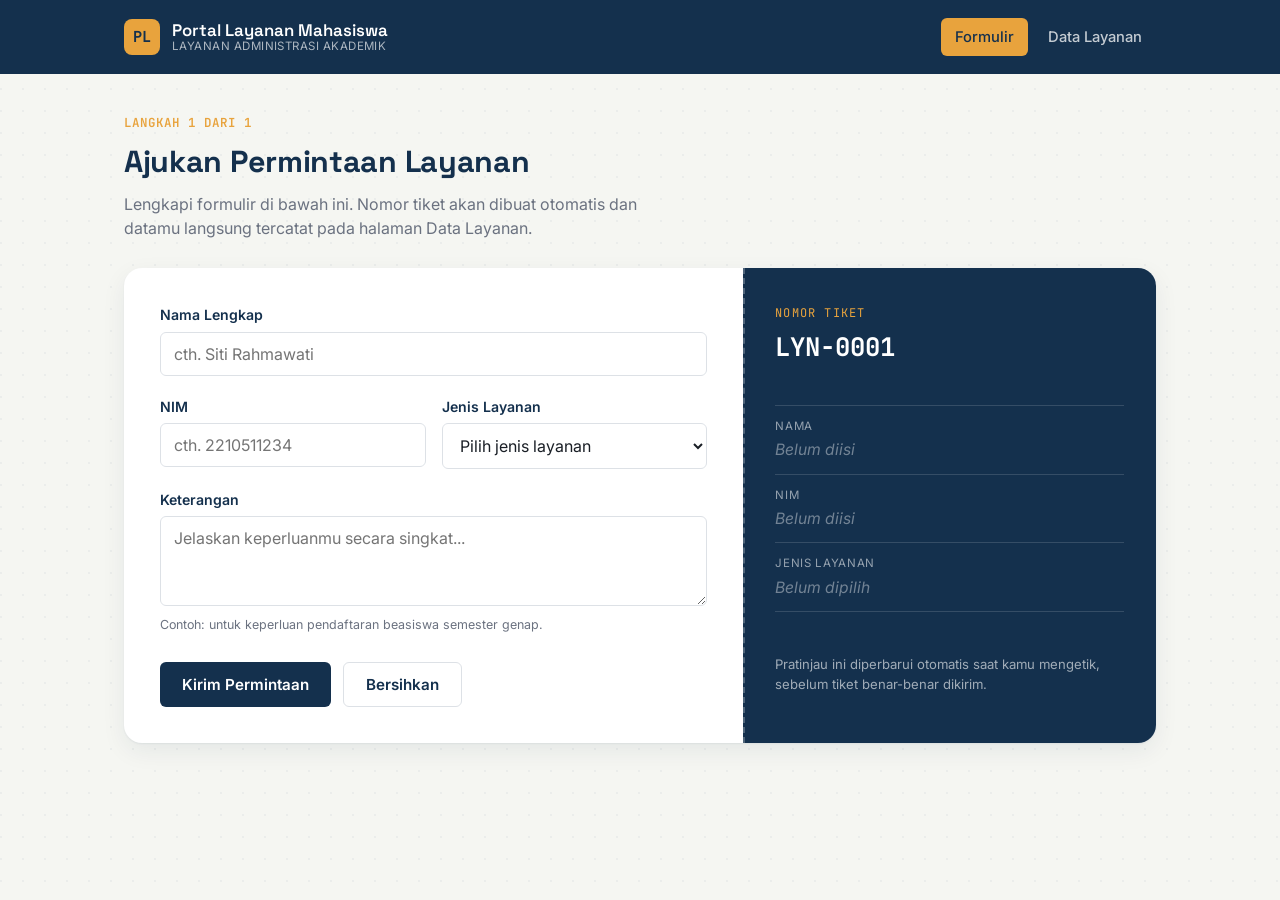
<file: index.html>
<!DOCTYPE html>
<html lang="id">
<head>
<meta charset="UTF-8">
<meta name="viewport" content="width=device-width, initial-scale=1.0">
<title>Formulir Layanan — Portal Layanan Mahasiswa</title>
<link rel="preconnect" href="https://fonts.googleapis.com">
<link href="https://fonts.googleapis.com/css2?family=Space+Grotesk:wght@500;600;700&family=Inter:wght@400;500;600&family=JetBrains+Mono:wght@400;600;700&display=swap" rel="stylesheet">
<link rel="stylesheet" href="css/style.css">
</head>
<body>

<header class="site-header">
  <div class="site-header__inner">
    <a href="index.html" class="brand">
      <span class="brand__mark">PL</span>
      <span class="brand__text">
        <span class="brand__title">Portal Layanan Mahasiswa</span>
        <span class="brand__subtitle">Layanan Administrasi Akademik</span>
      </span>
    </a>
    <nav class="site-nav">
      <a href="index.html" class="is-active">Formulir</a>
      <a href="data.html">Data Layanan</a>
    </nav>
  </div>
</header>

<main>
  <div class="page-intro">
    <div class="page-intro__eyebrow">Langkah 1 dari 1</div>
    <h1>Ajukan Permintaan Layanan</h1>
    <p>Lengkapi formulir di bawah ini. Nomor tiket akan dibuat otomatis dan datamu langsung tercatat pada halaman Data Layanan.</p>
  </div>

  <form class="ticket-layout" id="service-form" novalidate>
    <div class="ticket-form-panel">

      <div class="field" id="field-nama">
        <label for="nama">Nama Lengkap</label>
        <input type="text" id="nama" name="nama" placeholder="cth. Siti Rahmawati" autocomplete="off">
        <p class="field-error">Nama wajib diisi.</p>
      </div>

      <div class="field-row">
        <div class="field" id="field-nim">
          <label for="nim">NIM</label>
          <input type="text" id="nim" name="nim" placeholder="cth. 2210511234" autocomplete="off" inputmode="numeric">
          <p class="field-error">NIM wajib diisi.</p>
        </div>

        <div class="field" id="field-jenis">
          <label for="jenis">Jenis Layanan</label>
          <select id="jenis" name="jenis">
            <option value="" disabled selected>Pilih jenis layanan</option>
            <option value="Surat Keterangan Aktif Kuliah">Surat Keterangan Aktif Kuliah</option>
            <option value="Legalisir Ijazah">Legalisir Ijazah</option>
            <option value="Surat Rekomendasi">Surat Rekomendasi</option>
            <option value="Cuti Akademik">Cuti Akademik</option>
            <option value="Lainnya">Lainnya</option>
          </select>
          <p class="field-error">Pilih salah satu jenis layanan.</p>
        </div>
      </div>

      <div class="field" id="field-keterangan">
        <label for="keterangan">Keterangan</label>
        <textarea id="keterangan" name="keterangan" placeholder="Jelaskan keperluanmu secara singkat..."></textarea>
        <p class="hint">Contoh: untuk keperluan pendaftaran beasiswa semester genap.</p>
      </div>

      <div class="btn-row">
        <button type="submit" class="btn btn-primary">Kirim Permintaan</button>
        <button type="reset" class="btn btn-ghost" id="reset-btn">Bersihkan</button>
      </div>
    </div>

    <aside class="ticket-stub" aria-label="Pratinjau tiket">
      <div class="ticket-stub__label">Nomor Tiket</div>
      <div class="ticket-stub__id" id="preview-id">LYN-0000</div>

      <dl>
        <div class="ticket-stub__row">
          <dt>Nama</dt>
          <dd id="preview-nama" class="is-placeholder">Belum diisi</dd>
        </div>
        <div class="ticket-stub__row">
          <dt>NIM</dt>
          <dd id="preview-nim" class="is-placeholder">Belum diisi</dd>
        </div>
        <div class="ticket-stub__row">
          <dt>Jenis Layanan</dt>
          <dd id="preview-jenis" class="is-placeholder">Belum dipilih</dd>
        </div>
      </dl>

      <p class="ticket-stub__note">Pratinjau ini diperbarui otomatis saat kamu mengetik, sebelum tiket benar-benar dikirim.</p>
    </aside>
  </form>
</main>

<div class="toast" id="toast"></div>

<script src="js/script.js"></script>
</body>
</html>
</file>
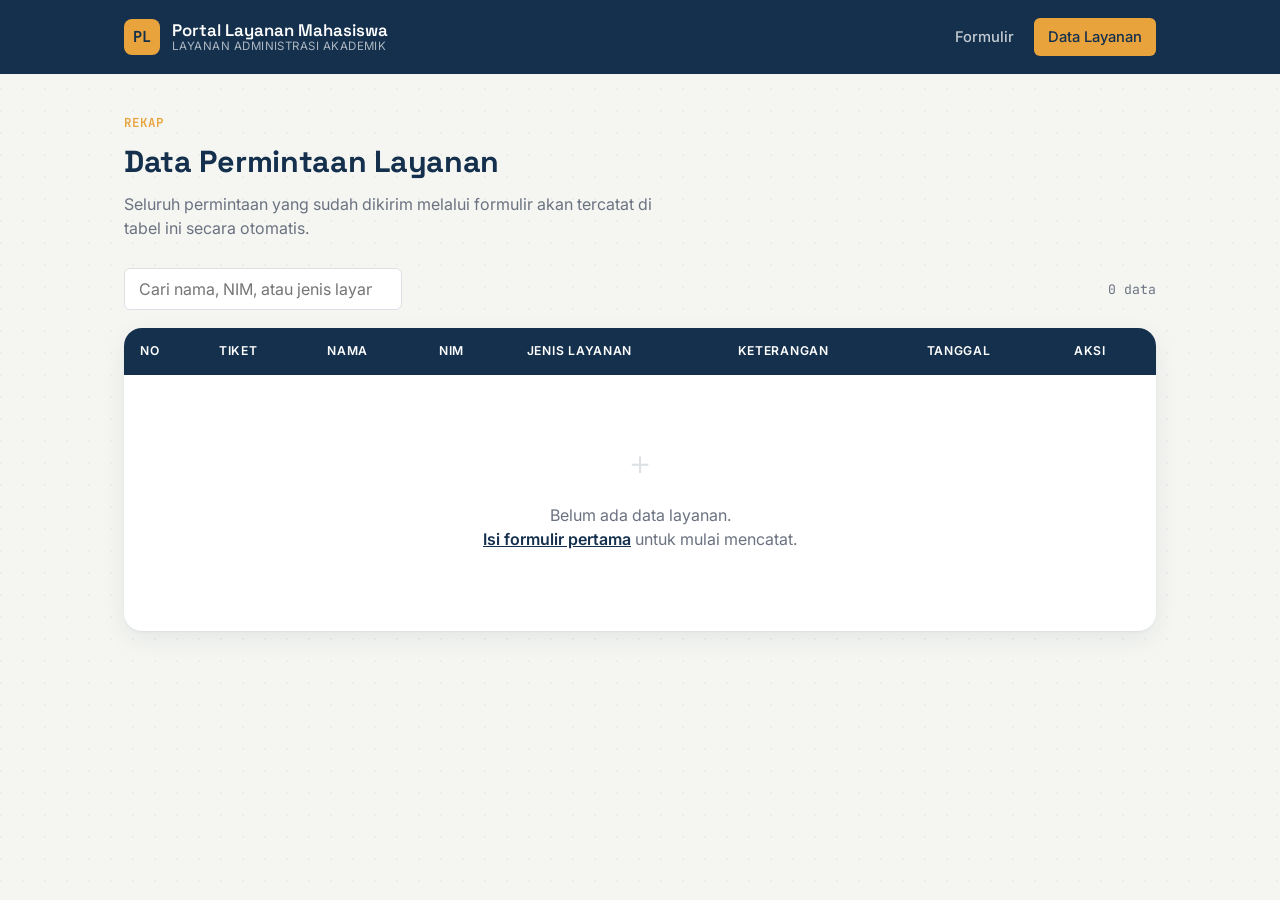
<file: data.html>
<!DOCTYPE html>
<html lang="id">
<head>
<meta charset="UTF-8">
<meta name="viewport" content="width=device-width, initial-scale=1.0">
<title>Data Layanan — Portal Layanan Mahasiswa</title>
<link rel="preconnect" href="https://fonts.googleapis.com">
<link href="https://fonts.googleapis.com/css2?family=Space+Grotesk:wght@500;600;700&family=Inter:wght@400;500;600&family=JetBrains+Mono:wght@400;600;700&display=swap" rel="stylesheet">
<link rel="stylesheet" href="css/style.css">
</head>
<body>

<header class="site-header">
  <div class="site-header__inner">
    <a href="index.html" class="brand">
      <span class="brand__mark">PL</span>
      <span class="brand__text">
        <span class="brand__title">Portal Layanan Mahasiswa</span>
        <span class="brand__subtitle">Layanan Administrasi Akademik</span>
      </span>
    </a>
    <nav class="site-nav">
      <a href="index.html">Formulir</a>
      <a href="data.html" class="is-active">Data Layanan</a>
    </nav>
  </div>
</header>

<main>
  <div class="page-intro">
    <div class="page-intro__eyebrow">Rekap</div>
    <h1>Data Permintaan Layanan</h1>
    <p>Seluruh permintaan yang sudah dikirim melalui formulir akan tercatat di tabel ini secara otomatis.</p>
  </div>

  <div class="table-toolbar">
    <input type="search" id="search-input" placeholder="Cari nama, NIM, atau jenis layanan...">
    <span class="table-count" id="table-count">0 data</span>
  </div>

  <div class="table-card">
    <div class="table-scroll">
      <table>
        <thead>
          <tr>
            <th>No</th>
            <th>Tiket</th>
            <th>Nama</th>
            <th>NIM</th>
            <th>Jenis Layanan</th>
            <th>Keterangan</th>
            <th>Tanggal</th>
            <th>Aksi</th>
          </tr>
        </thead>
        <tbody id="table-body">
          <!-- Baris data diisi otomatis oleh JavaScript -->
        </tbody>
      </table>
    </div>

    <div class="empty-state" id="empty-state" hidden>
      <div class="empty-state__mark">＋</div>
      <p>Belum ada data layanan.<br><a href="index.html">Isi formulir pertama</a> untuk mulai mencatat.</p>
    </div>
  </div>
</main>

<script src="js/script.js"></script>
</body>
</html>
</file>
<file: css/style.css>
:root {
  --color-bg: #f5f6f2;
  --color-surface: #ffffff;
  --color-primary: #14304d;
  --color-primary-light: #2c4a6e;
  --color-accent: #e8a33d;
  --color-accent-soft: #fbebd1;
  --color-text: #1a1f26;
  --color-muted: #6b7280;
  --color-border: #dde1e6;
  --color-success: #3f8f5f;
  --color-success-soft: #e4f3ea;
  --color-danger: #c4453c;
  --color-danger-soft: #fbe9e7;

  --font-display: "Space Grotesk", "Segoe UI", sans-serif;
  --font-body: "Inter", "Segoe UI", sans-serif;
  --font-mono: "JetBrains Mono", "Courier New", monospace;

  --radius-sm: 6px;
  --radius-md: 12px;
  --radius-lg: 18px;

  --shadow-card: 0 1px 2px rgba(20, 48, 77, 0.06), 0 8px 24px rgba(20, 48, 77, 0.07);
}

* {
  box-sizing: border-box;
}

html {
  scroll-behavior: smooth;
}

body {
  margin: 0;
  background: var(--color-bg);
  color: var(--color-text);
  font-family: var(--font-body);
  line-height: 1.5;
  -webkit-font-smoothing: antialiased;
}

body {
  background-image:
    radial-gradient(circle at 1px 1px, rgba(20, 48, 77, 0.045) 1px, transparent 0);
  background-size: 22px 22px;
}

a {
  color: inherit;
}

h1, h2, h3 {
  font-family: var(--font-display);
  margin: 0;
  letter-spacing: -0.01em;
}

button, input, select, textarea {
  font-family: inherit;
  font-size: 1rem;
}

:focus-visible {
  outline: 2px solid var(--color-accent);
  outline-offset: 2px;
}

.site-header {
  background: var(--color-primary);
  color: #fff;
}

.site-header__inner {
  max-width: 1080px;
  margin: 0 auto;
  padding: 18px 24px;
  display: flex;
  align-items: center;
  justify-content: space-between;
  gap: 16px;
}

.brand {
  display: flex;
  align-items: center;
  gap: 12px;
  text-decoration: none;
  color: #fff;
}

.brand__mark {
  width: 36px;
  height: 36px;
  border-radius: 8px;
  background: var(--color-accent);
  display: grid;
  place-items: center;
  font-family: var(--font-mono);
  font-weight: 700;
  color: var(--color-primary);
  font-size: 0.95rem;
}

.brand__text {
  display: flex;
  flex-direction: column;
  line-height: 1.15;
}

.brand__title {
  font-family: var(--font-display);
  font-weight: 600;
  font-size: 1.05rem;
}

.brand__subtitle {
  font-size: 0.72rem;
  color: rgba(255, 255, 255, 0.65);
  letter-spacing: 0.04em;
  text-transform: uppercase;
}

.site-nav {
  display: flex;
  gap: 6px;
}

.site-nav a {
  text-decoration: none;
  color: rgba(255, 255, 255, 0.75);
  padding: 8px 14px;
  border-radius: var(--radius-sm);
  font-size: 0.92rem;
  font-weight: 500;
  transition: background 0.15s ease, color 0.15s ease;
}

.site-nav a:hover {
  background: rgba(255, 255, 255, 0.08);
  color: #fff;
}

.site-nav a.is-active {
  background: var(--color-accent);
  color: var(--color-primary);
}

main {
  max-width: 1080px;
  margin: 0 auto;
  padding: 40px 24px 80px;
}

.page-intro {
  margin-bottom: 28px;
}

.page-intro__eyebrow {
  font-family: var(--font-mono);
  font-size: 0.78rem;
  color: var(--color-accent);
  text-transform: uppercase;
  letter-spacing: 0.08em;
  font-weight: 600;
}

.page-intro h1 {
  font-size: 1.9rem;
  margin-top: 6px;
  color: var(--color-primary);
}

.page-intro p {
  color: var(--color-muted);
  max-width: 560px;
  margin-top: 8px;
}

.site-footer {
  text-align: center;
  color: var(--color-muted);
  font-size: 0.82rem;
  padding: 24px;
}

.ticket-layout {
  display: grid;
  grid-template-columns: 1.5fr 1fr;
  gap: 0;
  background: var(--color-surface);
  border-radius: var(--radius-lg);
  box-shadow: var(--shadow-card);
  overflow: hidden;
}

.ticket-form-panel {
  padding: 36px;
}

.ticket-stub {
  background: var(--color-primary);
  color: #fff;
  padding: 36px 32px;
  position: relative;
  display: flex;
  flex-direction: column;
}

.ticket-layout {
  position: relative;
}

.ticket-stub::before {
  content: "";
  position: absolute;
  left: 0;
  top: 0;
  bottom: 0;
  width: 0;
  border-left: 2px dashed rgba(255, 255, 255, 0.25);
}

.ticket-stub__label {
  font-family: var(--font-mono);
  font-size: 0.75rem;
  text-transform: uppercase;
  letter-spacing: 0.1em;
  color: var(--color-accent);
  margin-bottom: 6px;
}

.ticket-stub__id {
  font-family: var(--font-mono);
  font-size: 1.6rem;
  font-weight: 700;
  margin-bottom: 22px;
  word-break: break-all;
}

.ticket-stub__row {
  border-top: 1px solid rgba(255, 255, 255, 0.14);
  padding: 12px 0;
}

.ticket-stub__row:last-of-type {
  border-bottom: 1px solid rgba(255, 255, 255, 0.14);
}

.ticket-stub__row dt {
  font-size: 0.72rem;
  text-transform: uppercase;
  letter-spacing: 0.06em;
  color: rgba(255, 255, 255, 0.55);
  margin-bottom: 3px;
}

.ticket-stub__row dd {
  margin: 0;
  font-size: 0.98rem;
  font-weight: 500;
  word-break: break-word;
}

.ticket-stub__row dd.is-placeholder {
  color: rgba(255, 255, 255, 0.4);
  font-weight: 400;
  font-style: italic;
}

.ticket-stub__note {
  margin-top: auto;
  padding-top: 20px;
  font-size: 0.82rem;
  color: rgba(255, 255, 255, 0.6);
}

.field {
  margin-bottom: 20px;
}

.field label {
  display: block;
  font-weight: 600;
  font-size: 0.88rem;
  margin-bottom: 6px;
  color: var(--color-primary);
}

.field .hint {
  font-size: 0.78rem;
  color: var(--color-muted);
  margin-top: 4px;
}

.field input,
.field select,
.field textarea {
  width: 100%;
  padding: 11px 13px;
  border: 1.5px solid var(--color-border);
  border-radius: var(--radius-sm);
  background: #fff;
  color: var(--color-text);
  transition: border-color 0.15s ease;
}

.field input:focus,
.field select:focus,
.field textarea:focus {
  border-color: var(--color-primary-light);
}

.field textarea {
  resize: vertical;
  min-height: 90px;
}

.field-row {
  display: grid;
  grid-template-columns: 1fr 1fr;
  gap: 16px;
}

.field.has-error input,
.field.has-error select,
.field.has-error textarea {
  border-color: var(--color-danger);
}

.field-error {
  display: none;
  color: var(--color-danger);
  font-size: 0.78rem;
  margin-top: 4px;
}

.field.has-error .field-error {
  display: block;
}

.btn {
  appearance: none;
  border: none;
  cursor: pointer;
  border-radius: var(--radius-sm);
  padding: 12px 22px;
  font-weight: 600;
  font-size: 0.95rem;
  transition: transform 0.1s ease, background 0.15s ease;
}

.btn:active {
  transform: translateY(1px);
}

.btn-primary {
  background: var(--color-primary);
  color: #fff;
}

.btn-primary:hover {
  background: var(--color-primary-light);
}

.btn-ghost {
  background: transparent;
  color: var(--color-primary);
  border: 1.5px solid var(--color-border);
}

.btn-ghost:hover {
  border-color: var(--color-primary-light);
}

.btn-row {
  display: flex;
  gap: 12px;
  margin-top: 28px;
}

.toast {
  position: fixed;
  bottom: 24px;
  left: 50%;
  transform: translateX(-50%) translateY(12px);
  background: var(--color-success);
  color: #fff;
  padding: 12px 20px;
  border-radius: var(--radius-sm);
  font-size: 0.9rem;
  font-weight: 500;
  box-shadow: var(--shadow-card);
  opacity: 0;
  pointer-events: none;
  transition: opacity 0.2s ease, transform 0.2s ease;
}

.toast.is-visible {
  opacity: 1;
  transform: translateX(-50%) translateY(0);
  pointer-events: auto;
}

.table-toolbar {
  display: flex;
  justify-content: space-between;
  align-items: center;
  gap: 16px;
  margin-bottom: 18px;
  flex-wrap: wrap;
}

.table-toolbar input[type="search"] {
  padding: 10px 14px;
  border: 1.5px solid var(--color-border);
  border-radius: var(--radius-sm);
  min-width: 240px;
  background: #fff;
}

.table-count {
  font-family: var(--font-mono);
  font-size: 0.82rem;
  color: var(--color-muted);
}

.table-card {
  background: var(--color-surface);
  border-radius: var(--radius-lg);
  box-shadow: var(--shadow-card);
  overflow: hidden;
}

.table-scroll {
  overflow-x: auto;
}

table {
  width: 100%;
  border-collapse: collapse;
  min-width: 720px;
}

thead th {
  position: sticky;
  top: 0;
  background: var(--color-primary);
  color: #fff;
  text-align: left;
  font-size: 0.76rem;
  text-transform: uppercase;
  letter-spacing: 0.06em;
  padding: 14px 16px;
  font-weight: 600;
}

tbody td {
  padding: 14px 16px;
  border-bottom: 1px solid var(--color-border);
  font-size: 0.92rem;
  vertical-align: top;
}

tbody tr:nth-child(even) {
  background: #fafbf9;
}

tbody tr:hover {
  background: var(--color-accent-soft);
}

td.mono, .ticket-id-cell {
  font-family: var(--font-mono);
  font-size: 0.85rem;
  color: var(--color-primary);
}

.badge {
  display: inline-block;
  padding: 4px 10px;
  border-radius: 999px;
  font-size: 0.76rem;
  font-weight: 600;
  background: var(--color-accent-soft);
  color: #8a5a10;
  white-space: nowrap;
}

.badge.type-cuti { background: var(--color-danger-soft); color: #9a3229; }
.badge.type-legalisir { background: var(--color-success-soft); color: #2c6b45; }
.badge.type-rekomendasi { background: #e5edf8; color: #2c4a6e; }

.row-delete {
  background: transparent;
  border: 1.5px solid var(--color-border);
  color: var(--color-danger);
  border-radius: var(--radius-sm);
  padding: 6px 12px;
  font-size: 0.8rem;
  font-weight: 600;
  cursor: pointer;
}

.row-delete:hover {
  background: var(--color-danger-soft);
  border-color: var(--color-danger);
}

.empty-state {
  padding: 64px 24px;
  text-align: center;
  color: var(--color-muted);
}

.empty-state__mark {
  font-family: var(--font-mono);
  font-size: 2rem;
  color: var(--color-border);
  margin-bottom: 10px;
}

.empty-state a {
  color: var(--color-primary);
  font-weight: 600;
  text-decoration: underline;
}

@media (max-width: 780px) {
  .ticket-layout {
    grid-template-columns: 1fr;
  }

  .ticket-stub::before {
    border-left: none;
    border-top: 2px dashed rgba(255, 255, 255, 0.25);
    top: 0;
    left: 0;
    right: 0;
    bottom: auto;
  }

  .field-row {
    grid-template-columns: 1fr;
  }

  .site-header__inner {
    flex-direction: column;
    align-items: flex-start;
  }

  main {
    padding: 28px 16px 60px;
  }

  .ticket-form-panel,
  .ticket-stub {
    padding: 26px 22px;
  }
}

@media (prefers-reduced-motion: reduce) {
  * {
    transition: none !important;
    scroll-behavior: auto !important;
  }
}
</file>
